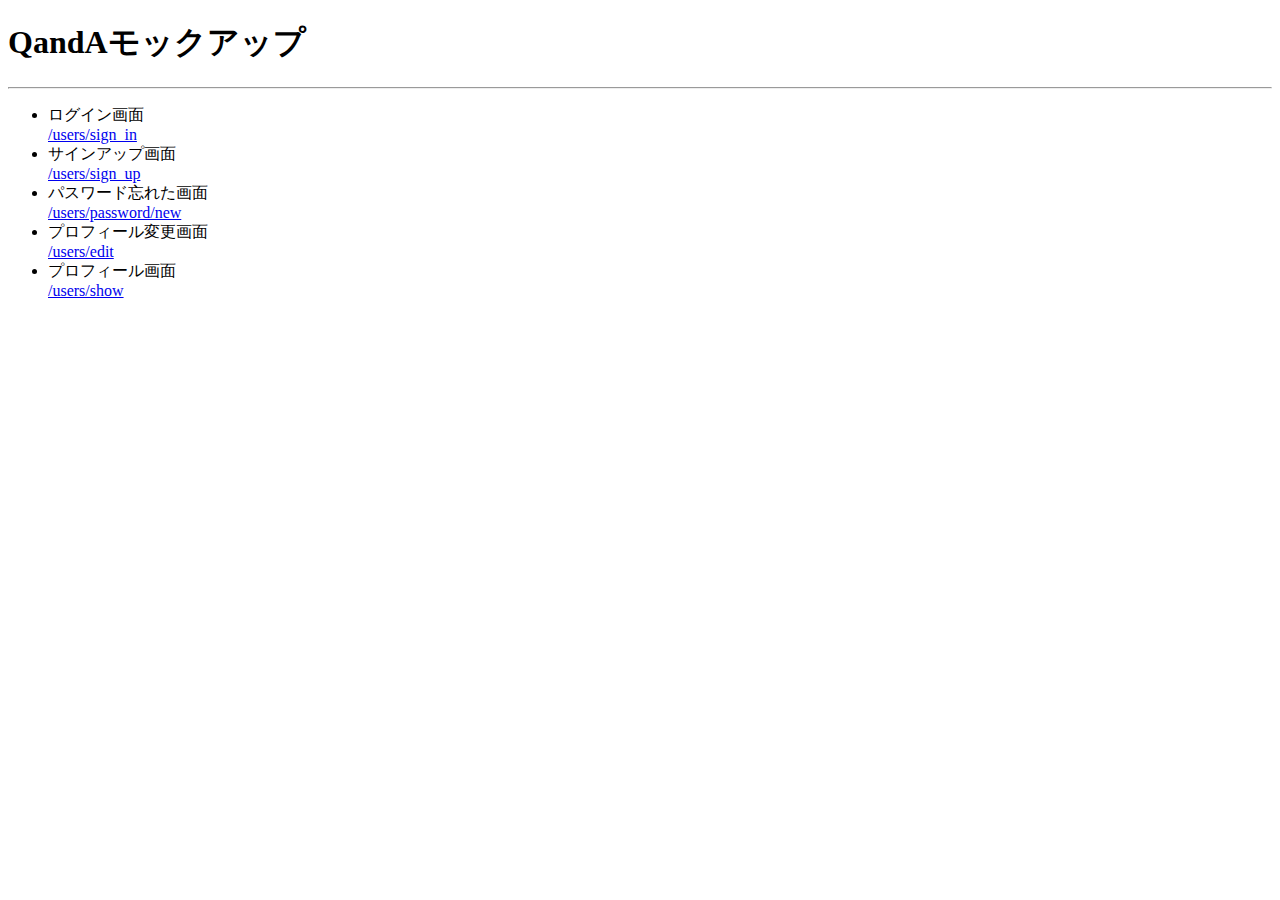
<file: index.html>
<!DOCTYPE html>
<html lang="en">
<head>
    <meta charset="UTF-8">
    <meta name="viewport" content="width=device-width, initial-scale=1.0">
    <title>QandAモック</title>
</head>
<body>
    <h1>QandAモックアップ</h1>
    <hr />
    <div>
        <ul>
            <li>ログイン画面</li>
            <a href="users/sign_in.html">/users/sign_in</a>

            <li>サインアップ画面</li>
            <a href="users/sign_up.html">/users/sign_up</a>

            <li>パスワード忘れた画面</li>
            <a href="users/password/new.html">/users/password/new</a>

            <li>プロフィール変更画面</li>
            <a href="users/edit.html">/users/edit</a>

            <li>プロフィール画面</li>
            <a href="users/show.html">/users/show</a>
        </ul>
    </div>
</body>
</html>
</file>
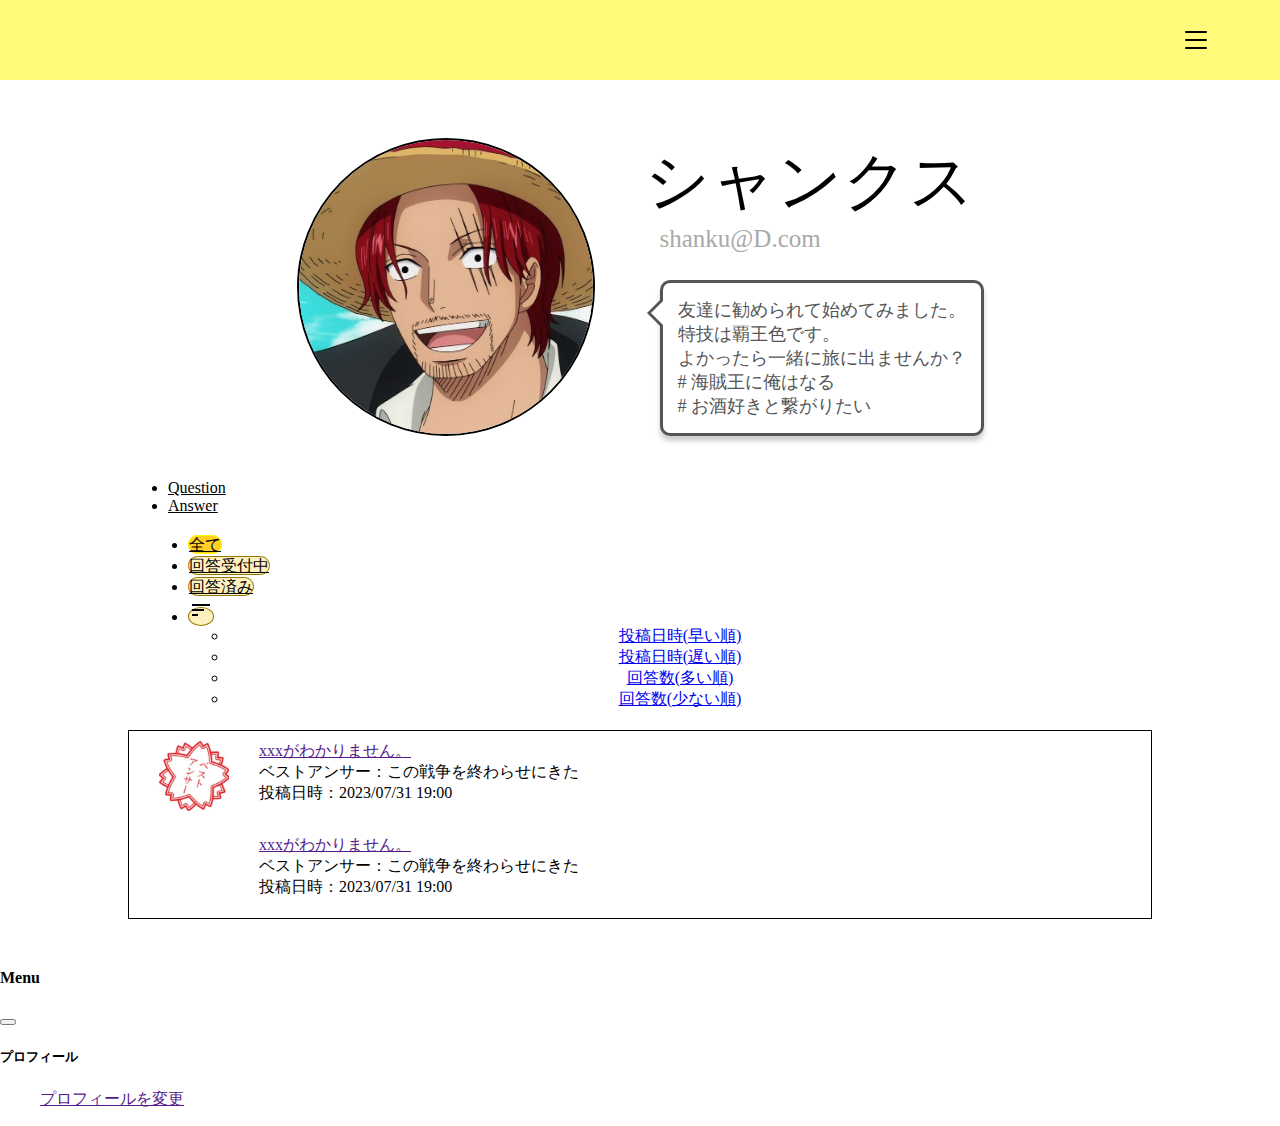
<file: users/show.html>
<!DOCTYPE html>
<html lang="en">
<head>
    <meta charset="UTF-8">
    <meta name="viewport" content="width=device-width, initial-scale=1.0">
    <!-- bootstrap -->
    <link href="https://cdn.jsdelivr.net/npm/bootstrap@5.3.0/dist/css/bootstrap.min.css" rel="stylesheet" integrity="sha384-9ndCyUaIbzAi2FUVXJi0CjmCapSmO7SnpJef0486qhLnuZ2cdeRhO02iuK6FUUVM" crossorigin="anonymous">
    <script src="https://cdn.jsdelivr.net/npm/bootstrap@5.3.0/dist/js/bootstrap.bundle.min.js" integrity="sha384-geWF76RCwLtnZ8qwWowPQNguL3RmwHVBC9FhGdlKrxdiJJigb/j/68SIy3Te4Bkz" crossorigin="anonymous"></script>
    <!-- /bootstrap -->
    <link rel="stylesheet" href="../css/application.css">
    <link rel="stylesheet" href="../css/users/show.css">
    <title>Document</title>
</head>
<body>
    <header>
        <div class="menu-button" data-bs-toggle="offcanvas" data-bs-target="#offcanvasRight" aria-controls="offcanvasRight"><img data-bs-toggle="offcanvas" data-bs-target="#offcanvasRight" aria-controls="offcanvasRight" src="../img/list.svg"></div>
    </header>
    <div data-controller="hello" class="container">
        <div class="profile border-bottom">
            <div>
                <img class="profile-image" src="../img/shankuD.jpeg">
            </div>
            <div>
                <div class="name">シャンクス</div>
                <div class="email">shanku@D.com</div>
                <div class="comment balloon1-left">
                    <p>
                        友達に勧められて始めてみました。</br>
                        特技は覇王色です。</br>
                        よかったら一緒に旅に出ませんか？</br>
                        # 海賊王に俺はなる</br>
                        # お酒好きと繋がりたい</br>
                    </p>
                </div>
            </div>
        </div>
        <div class="contents">
            <ul class="nav nav-underline justify-content-center nav-justified">
                <li class="nav-item">
                    <a id="question-tab" class="nav-link active" data-bs-toggle="tab" aria-current="page" href="javascript:void(0);">Question</a>
                </li>
                <li class="nav-item">
                    <a id="answer-tab" class="nav-link" data-bs-toggle="tab" href="javascript:void(0);">Answer</a>
                </li>
            </ul>
            <!-- カテゴリタブ -->
            <div class="category">
                <ul class="nav nav-pills justify-content-left">
                    <li class="nav-item">
                        <a class="nav-link active" data-bs-toggle="tab" aria-current="page" href="#">全て</a>
                    </li>
                    <li class="nav-item">
                        <a class="nav-link" data-bs-toggle="tab" href="#">回答受付中</a>
                    </li>
                    <li class="nav-item">
                        <a class="nav-link" data-bs-toggle="tab" href="#">回答済み</a>
                    </li>
                    <li class="sort_button dropdown" data-bs-toggle="dropdown" aria-expanded="false">
                        <a class="nav-link" href="#">
                            <img src="../img/sort_black_24dp.svg">
                        </a>
                        <ul class="sort-menu dropdown-menu">
                            <li><a class="dropdown-item" href="#">投稿日時(早い順)</a></li>
                            <li><a class="dropdown-item active" href="#">投稿日時(遅い順)</a></li>
                            <li><a class="dropdown-item" href="#">回答数(多い順)</a></li>
                            <li><a class="dropdown-item" href="#">回答数(少ない順)</a></li>
                          </ul>
                    </li>
                </ul>
            </div>

            <div class="contents-box">
                <div class="border-bottom">
                    <div>
                        <img src="../img/bestanswer.jpeg">
                    </div>
                    <div>
                        <div>
                            <a href="">xxxがわかりません。</a>

                        </div> 
                        <div>
                            ベストアンサー：この戦争を終わらせにきた
                        </div>
                        <div>
                            投稿日時：2023/07/31 19:00
                        </div>
                    </div>
                </div>

                <div class="border-bottom">
                    <div>
                        <!-- <img src="../../../img/bestanswer.jpeg"> -->
                    </div>
                    <div>
                        <div>
                            <a href="">xxxがわかりません。</a>
                        </div> 
                        <div>
                            ベストアンサー：この戦争を終わらせにきた
                        </div>
                        <div>
                            投稿日時：2023/07/31 19:00
                        </div>
                    </div>
                </div>
            </div>
        </div>
    </div>

    <div class="offcanvas offcanvas-end" tabindex="-1" id="offcanvasRight" aria-labelledby="offcanvasRightLabel">
        <div class="offcanvas-header">
          <h4 class="offcanvas-title" id="offcanvasRightLabel">Menu</h4>
          <button type="button" class="btn-close" data-bs-dismiss="offcanvas" aria-label="Close"></button>
        </div>
        <div class="offcanvas-body">
          <div>
            <h5>プロフィール</h5>
            <ul>
                <li><a href="">プロフィールを変更</a></li>
            </ul>
            
          </div>
        </div>
    </div>

    <footer>

    </footer>
    <script type="module" src="../js/users/show.js"></script>
</body>
</html>
</file>
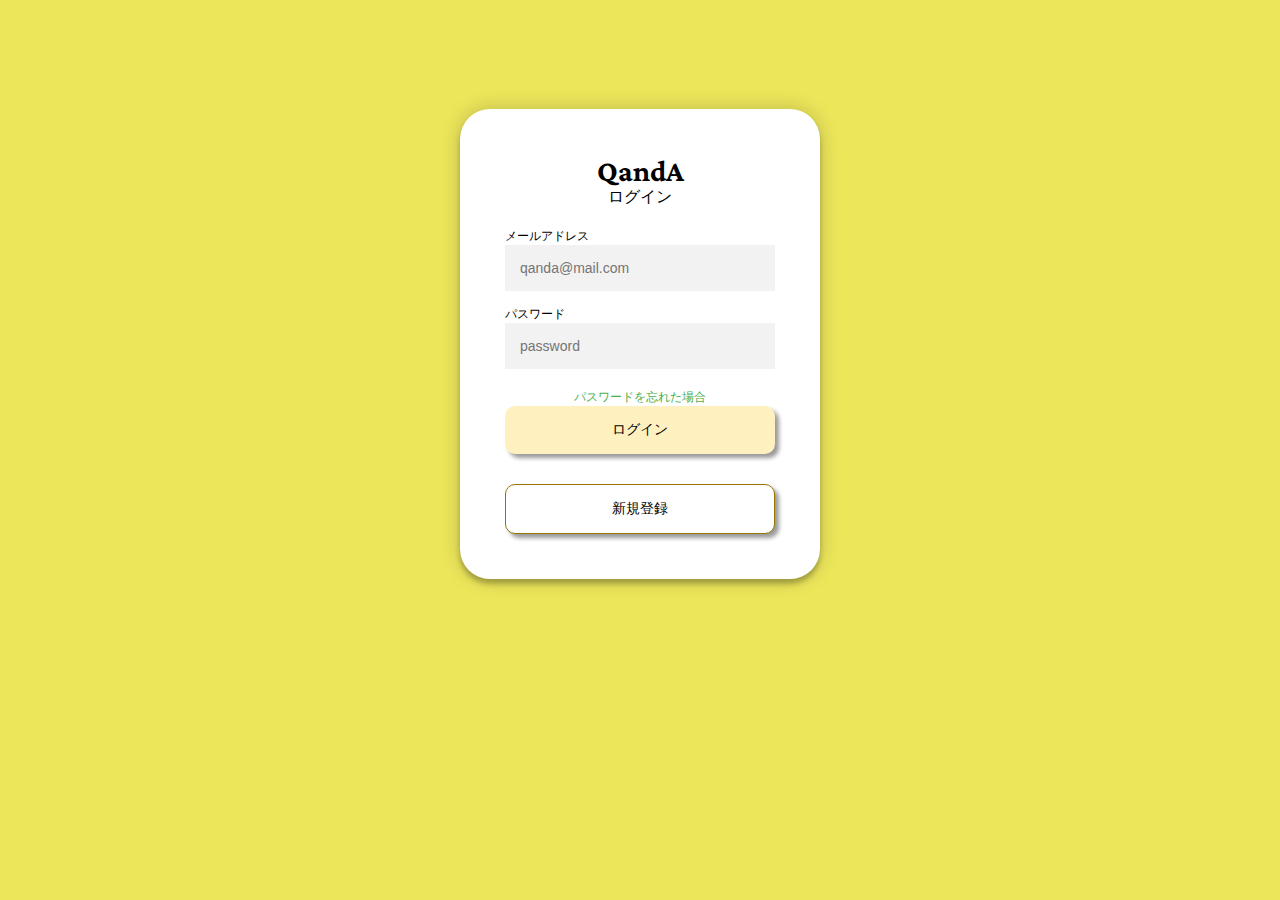
<file: users/sign_in.html>
<!DOCTYPE html>
<html lang="en">

<head>
    <meta charset="UTF-8">
    <meta name="viewport" content="width=device-width, initial-scale=1.0">
    <!-- bootstrap -->
    <link href="https://cdn.jsdelivr.net/npm/bootstrap@5.3.0/dist/css/bootstrap.min.css" rel="stylesheet"
        integrity="sha384-9ndCyUaIbzAi2FUVXJi0CjmCapSmO7SnpJef0486qhLnuZ2cdeRhO02iuK6FUUVM" crossorigin="anonymous">
    <script src="https://cdn.jsdelivr.net/npm/bootstrap@5.3.0/dist/js/bootstrap.bundle.min.js"
        integrity="sha384-geWF76RCwLtnZ8qwWowPQNguL3RmwHVBC9FhGdlKrxdiJJigb/j/68SIy3Te4Bkz"
        crossorigin="anonymous"></script>
    <!-- /bootstrap -->
    <link href='https://fonts.googleapis.com/css?family=Crimson Pro' rel='stylesheet'>
    <link rel="stylesheet" href="../css/users/sign_in.css">
    <title>Document</title>
</head>

<body>
    <div class="login-page">
        <div class="form">
            <div class="logo">QandA</div>
            <div class="border-bottom">ログイン</div>
            <div class="border-bottom">
                <form class="login-form">
                    <div class="form-label">メールアドレス</div>
                    <input type="text" placeholder="qanda@mail.com" />
                    <div class="form-label">パスワード</div>
                    <input type="password" placeholder="password" />
                    <p class="message"><a href="#">パスワードを忘れた場合</a></p>
                    <button class="login-btn" onclick="location.href='https://cloud.google.com/free?utm_source=google&utm_medium=cpc&utm_campaign=japac-JP-all-ja-dr-BKWS-all-core-trial-EXA-dr-1605216&utm_content=text-ad-none-none-DEV_c-CRE_602341359562-ADGP_Hybrid%20%7C%20BKWS%20-%20EXA%20%7C%20Txt%20~%20GCP_General_core%20brand_main-KWID_43700071566406798-aud-1596662389094%3Akwd-87853815&userloc_1009307-network_g&utm_term=KW_gcp&gclid=CjwKCAjw38SoBhB6EiwA8EQVLo2YH9jWbbjsr7qOEuLoL0d1mPjUc4hujjgTVdo1lCgSxU8gp5CbWRoCLDAQAvD_BwE&gclsrc=aw.ds&hl=ja'">ログイン</button>
                </form>
            </div>
            <a href="/users/sign_up.html"><button class="signup-btn">新規登録</button></a>
        </div>
    </div>
</body>

</html>
</file>
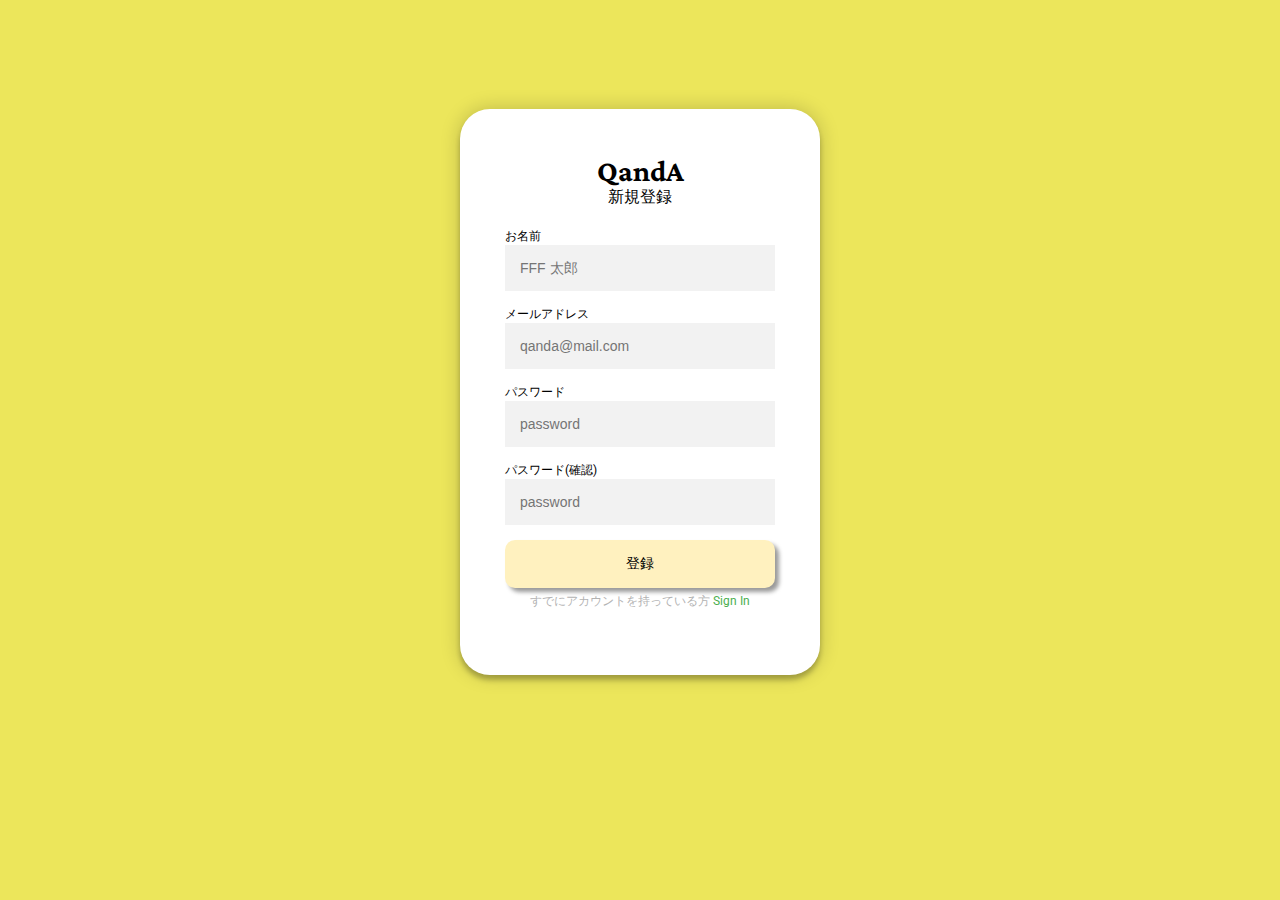
<file: users/sign_up.html>
<!DOCTYPE html>
<html lang="en">

<head>
    <meta charset="UTF-8">
    <meta name="viewport" content="width=device-width, initial-scale=1.0">
    <!-- bootstrap -->
    <link href="https://cdn.jsdelivr.net/npm/bootstrap@5.3.0/dist/css/bootstrap.min.css" rel="stylesheet"
        integrity="sha384-9ndCyUaIbzAi2FUVXJi0CjmCapSmO7SnpJef0486qhLnuZ2cdeRhO02iuK6FUUVM" crossorigin="anonymous">
    <script src="https://cdn.jsdelivr.net/npm/bootstrap@5.3.0/dist/js/bootstrap.bundle.min.js"
        integrity="sha384-geWF76RCwLtnZ8qwWowPQNguL3RmwHVBC9FhGdlKrxdiJJigb/j/68SIy3Te4Bkz"
        crossorigin="anonymous"></script>
    <!-- /bootstrap -->
    <link href='https://fonts.googleapis.com/css?family=Crimson Pro' rel='stylesheet'>
    <link rel="stylesheet" href="../css/users/sign_in.css">
    <title>Document</title>
</head>

<body>
    <div class="login-page">
        <div class="form">
            <div class="logo">QandA</div>
            <div class="border-bottom">新規登録</div>
            <div class="border-bottom">
                <form class="login-form">
                    <div class="form-label">お名前</div>
                    <input type="text" placeholder="FFF 太郎" />
                    <div class="form-label">メールアドレス</div>
                    <input type="text" placeholder="qanda@mail.com" />
                    <div class="form-label">パスワード</div>
                    <input type="password" placeholder="password" />
                    <div class="form-label">パスワード(確認)</div>
                    <input type="password" placeholder="password" />
                    <button class="login-btn">登録</button>
                    <p class="message">すでにアカウントを持っている方 <a href="/users/sign_in.html">Sign In</a></p>
                </form>
            </div>
        </div>
    </div>
</body>

</html>
</file>
<file: css/application.css>
body {
    margin: 0px;
}

header  {
    background-color: #FFFA7A;
    align-items: center;
    height: 80px;
    width: auto;
    display: flex;
}

header .menu-button {
    height: 80%;
    width: 100px;
    margin-left: auto;
    display: flex;
    align-items: center;

}

header .menu-button img {
    height: 50%;
}

.header_1 {
    font-size: 200%;
    text-align: center;
    justify-content: center;
    margin: auto;
}

.header_2 {
    background: #FFD400;
    padding: 1rem 2rem;
    border-top: 3px solid #000;
    border-bottom: 3px solid #000;
    display: flex;
}

.header_3{
    float:left;
    flex-basis:20%;
}

.header_4{
    flex-basis:20%;
}

.offcanvas-body ul {
    list-style: none;
}
</file>
<file: css/users/show.css>
.profile {
    display: flex;
    justify-content: center;
    gap: 0px 50px;
    margin-top: 58px;
    flex-wrap: wrap;
}
.profile img {
    border-radius: 50%;
    width: 294px;
    height: 294px;
}
.profile .name {
    font-size: 64px;
}
.profile .email {
    font-size: 25px;
    color: darkgrey;
    margin-left: 15px;
}
.profile .comment {
    font-size: 18px;
    box-shadow: 0 5px 5px 0 rgba(0, 0, 0, .2);
}
.profile img.profile-image {
    border: solid 2px #000;
}
.balloon1-left {
    position: relative;
    display: inline-block;
    margin: 1.5em 0 1.5em 15px;
    padding: 15px;
    min-width: 120px;
    max-width: 100%;
    color: #555;
    font-size: 16px;
    background: #FFF;
    border: solid 3px #555;
    border-radius: 10px;
    box-sizing: border-box;
}
  
.balloon1-left:before {
content: "";
position: absolute;
top: 20%;
left: -24px;
margin-top: -12px;
border: 12px solid transparent;
border-right: 12px solid #FFF;
z-index: 2;
}

.balloon1-left:after {
content: "";
position: absolute;
top: 20%;
left: -30px;
margin-top: -14px;
border: 14px solid transparent;
border-right: 14px solid #555;
z-index: 1;
}
  
.balloon1-left p {
margin: 0;
padding: 0;
}
.contents {
    width: 80%;
    margin: 0 auto;
}

.contents .nav-underline .nav-link {
    color: #000;
}

.nav-pills .nav-link {
    border-radius: 9999px; /* カプセル型にする */
    color: #000;
    background-color: #FFF1BF;
    border: solid 1px #967500;
}
.nav-pills .nav-link.active {
    color: #000;
    background-color: #FFCF25;
    border: solid 1px #fbff06;
}
.nav-pills .sort_button .nav-link {
    border-radius: 50%;
    width: 45px;
    height: 45px;
    text-align: center;
    /* line-height: 45px; */
}
.category {
    margin: 20px;
}
.category .nav .sort_button {
    margin-left: auto;
}
.category .nav .sort_button a {
    padding-right: 0;
    padding-left: 0;
}
.sort_button .sort-menu {
    text-align: center;
}
.nav-pills .sort-menu .nav-link.active, .nav-pills .show>.nav-link {
    background-color: #FFCF25;
}
.category .nav-item {
    margin-right: 10px;
}

.contents-box {
    border: solid 1px #000;
    /* display: flex; */
    margin-bottom: 50px;
}
.contents-box > div {
    display: flex;
    padding-bottom: 10px;
    margin: 10px 40px 10px 30px;
}

.contents-box .border-bottom >:first-child {
    width: 70px;
    margin-right: 30px;
}

.contents-box .border-bottom >:first-child img{
    width: 70px;
    margin-right: 30px;
}
</file>
<file: css/users/sign_in.css>
@import url(https://fonts.googleapis.com/css?family=Roboto:300);

.login-page {
    width: 360px;
    padding: 8% 0 0;
    margin: auto;
}

.form {
    position: relative;
    z-index: 1;
    background: #FFFFFF;
    max-width: 360px;
    margin: 0 auto 100px;
    padding: 45px;
    text-align: center;
    box-shadow: 0 0 20px 0 rgba(0, 0, 0, 0.2), 0 5px 5px 0 rgba(0, 0, 0, 0.24);
    border-radius: 30px;
}

.form input {
    outline: 0;
    background: #f2f2f2;
    width: 100%;
    border: 0;
    margin: 0 0 15px;
    padding: 15px;
    box-sizing: border-box;
    font-size: 14px;
}

.form button {
    font-family: "Roboto", sans-serif;
    text-transform: uppercase;
    outline: 0;
    width: 100%;
    border: 0;
    padding: 15px;
    color: #000;
    font-size: 14px;
    -webkit-transition: all 0.3 ease;
    transition: all 0.3 ease;
    cursor: pointer;
    box-shadow: 4px 4px 4px rgba(0, 0, 0, .4);
    border-radius: 10px;
}

.form button:hover,
.form button:active,
.form button:focus {
    background: #43A047;
}

.form button.login-btn {
    background: #FFF1BF;

}

.form button.signup-btn {
    background: #FFF;
    border: solid 1px #967500;
    margin-top: 10px;
}

.form .login-form {
    margin-top: 20px;
    margin-bottom: 20px;
}

.form .logo {
    font-weight: bold;
    font-family: 'Crimson Pro';
    font-size: 30px;
}

.form .message {
    margin: 5px 0 0;
    color: #b3b3b3;
    font-size: 12px;
}

.form .message a {
    color: #4CAF50;
    text-decoration: none;
}

.form .form-label {
    text-align: left;
    font-size: 12px;
}

.container {
    position: relative;
    z-index: 1;
    max-width: 300px;
    margin: 0 auto;
}

.container:before,
.container:after {
    content: "";
    display: block;
    clear: both;
}

.container .info {
    margin: 50px auto;
    text-align: center;
}

.container .info h1 {
    margin: 0 0 15px;
    padding: 0;
    font-size: 36px;
    font-weight: 300;
    color: #1a1a1a;
}

.container .info span {
    color: #4d4d4d;
    font-size: 12px;
}

.container .info span a {
    color: #000000;
    text-decoration: none;
}

.container .info span .fa {
    color: #EF3B3A;
}

body {
    background: #ECE65B;
    /* fallback for old browsers */
    font-family: "Roboto", sans-serif;
    -webkit-font-smoothing: antialiased;
    -moz-osx-font-smoothing: grayscale;
}
</file>
